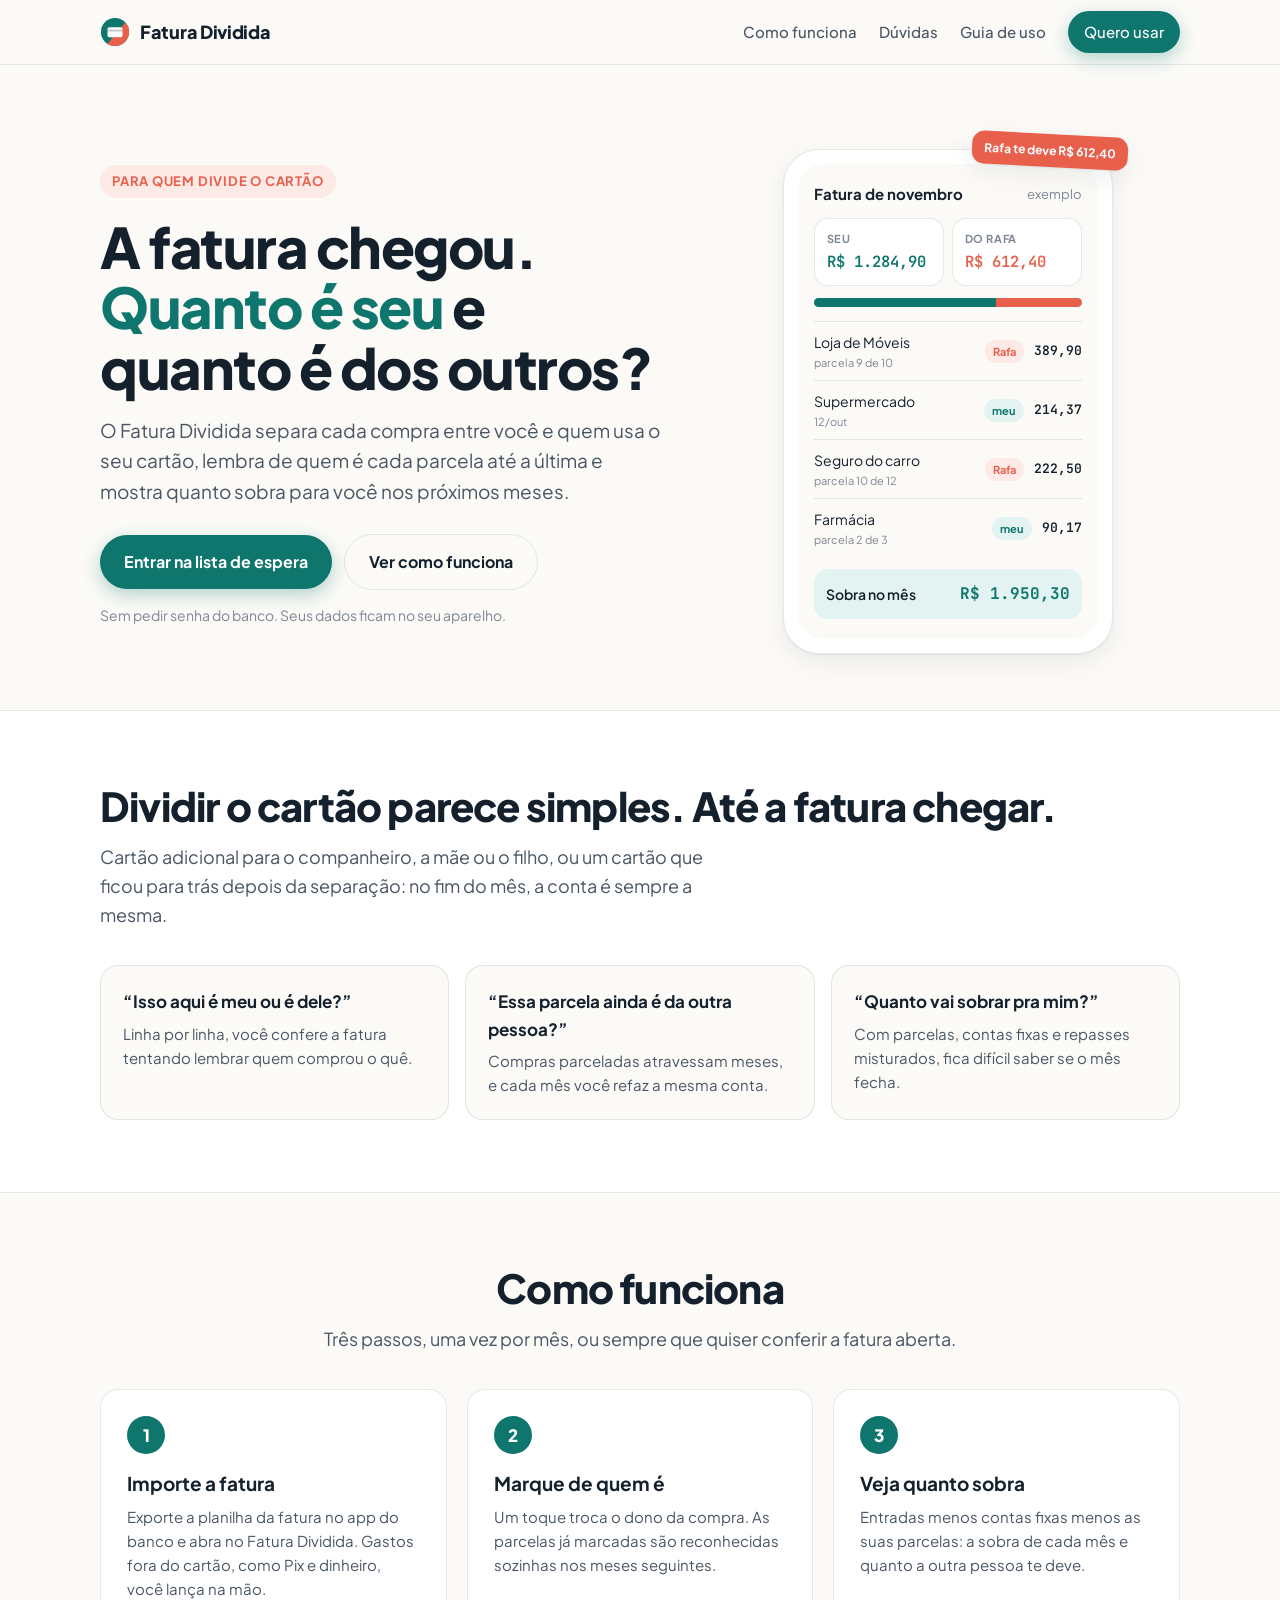
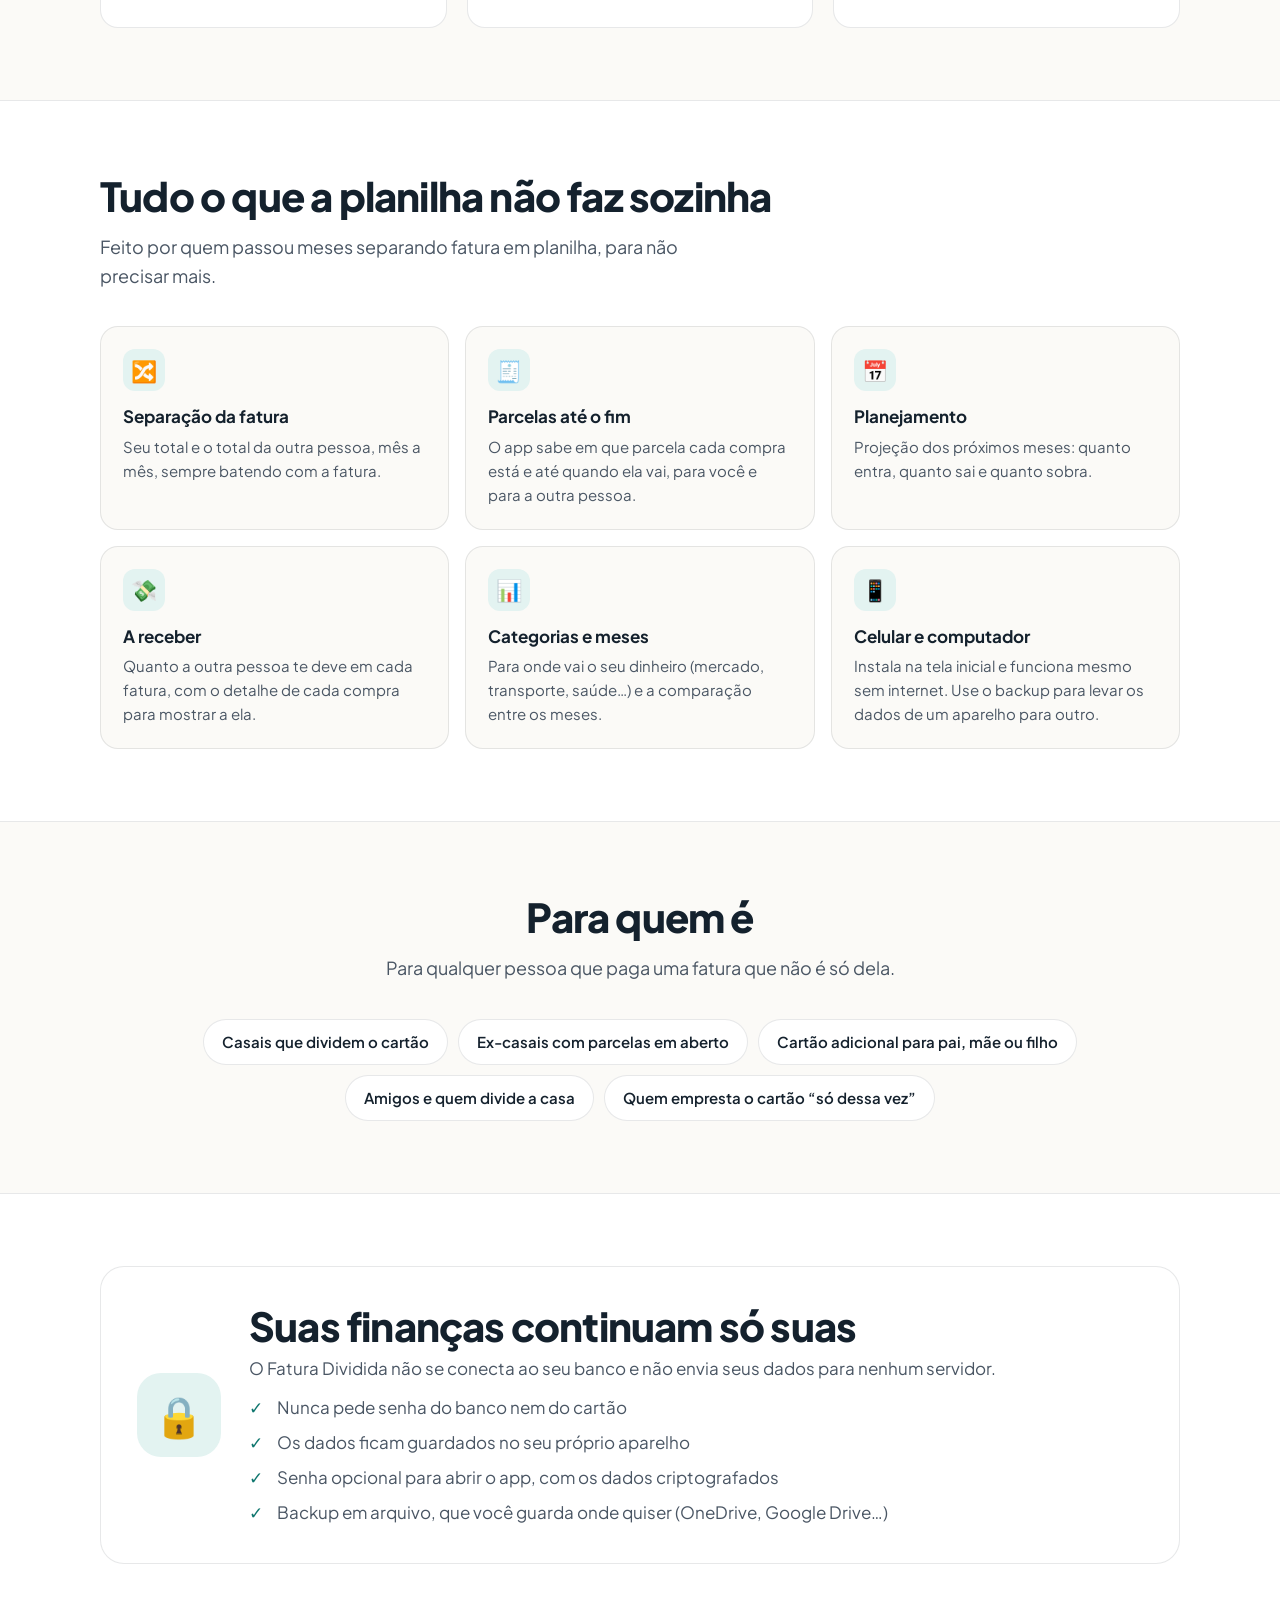
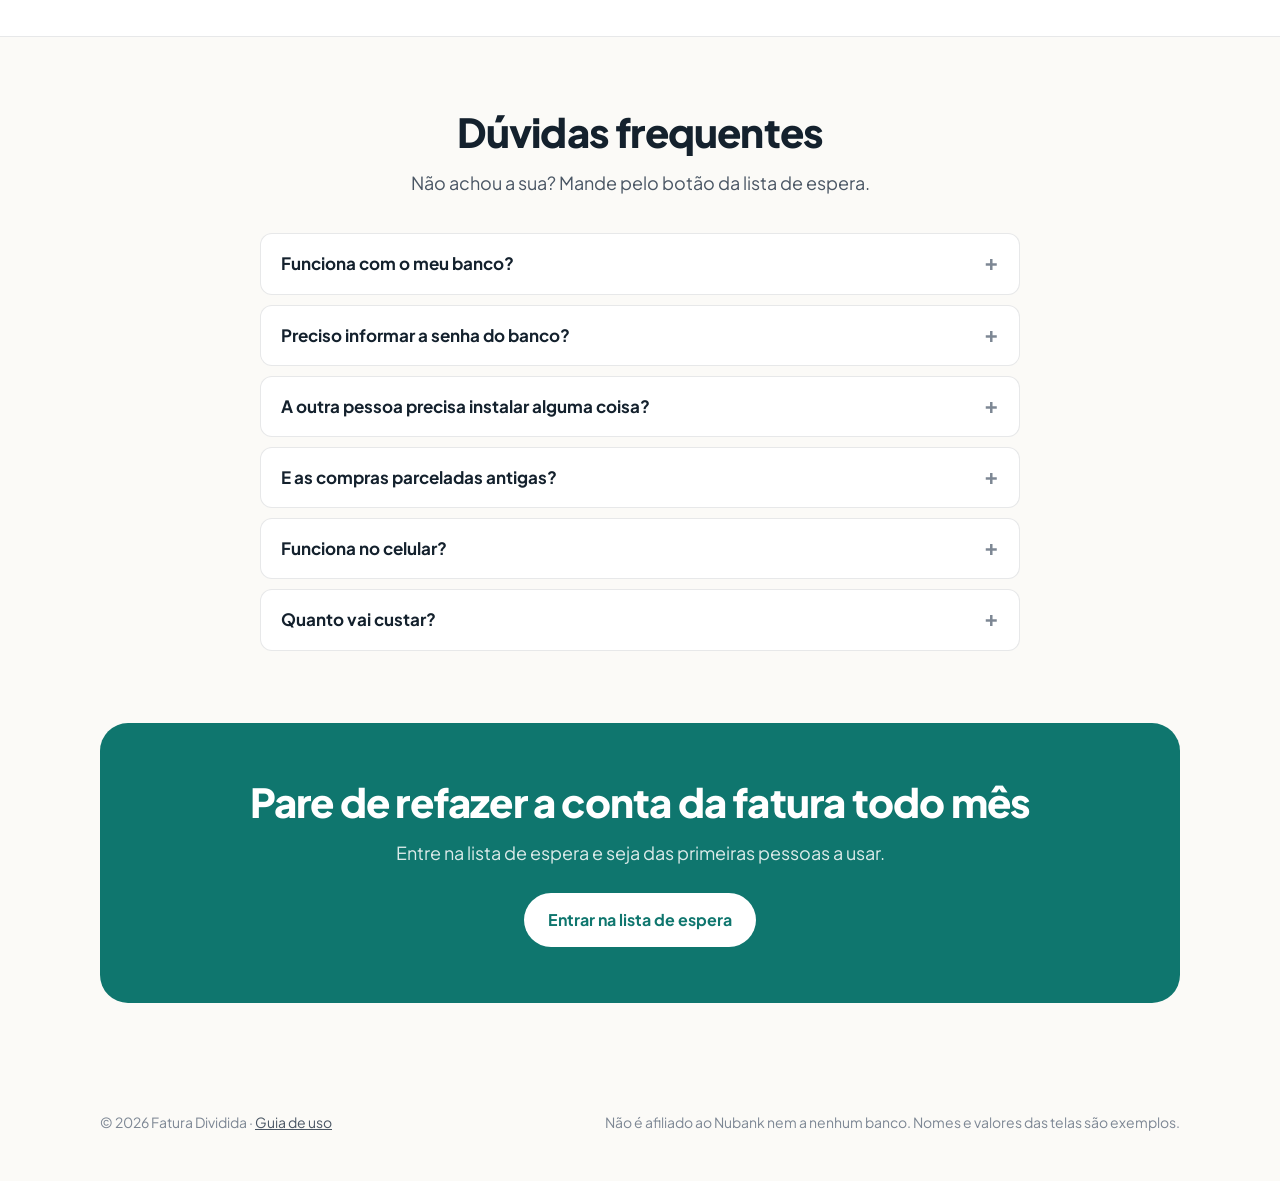
<file: index.html>
<!doctype html>
<html lang="pt-BR">
<head>
<meta charset="utf-8">
<meta name="viewport" content="width=device-width,initial-scale=1,viewport-fit=cover">
<title>Fatura Dividida — quem deve o quê no cartão</title>
<meta name="description" content="Divide o cartão com alguém? O Fatura Dividida separa o que é seu e o que é da outra pessoa, acompanha as parcelas e mostra quanto sobra no mês.">
<meta property="og:title" content="Fatura Dividida — quem deve o quê no cartão">
<meta property="og:description" content="Separe a fatura, acompanhe as parcelas e saiba quanto sobra no mês. Entre na lista de espera.">
<meta name="theme-color" content="#0f766e">
<link rel="icon" href="favicon.svg" type="image/svg+xml">
<link rel="preconnect" href="https://fonts.googleapis.com">
<link rel="preconnect" href="https://fonts.gstatic.com" crossorigin>
<link href="https://fonts.googleapis.com/css2?family=Plus+Jakarta+Sans:wght@400;500;600;700;800&family=JetBrains+Mono:wght@500;600&display=swap" rel="stylesheet">
<link rel="stylesheet" href="style.css">
</head>
<body>

<header class="nav">
  <div class="wrap">
    <a class="brand" href="#topo"><img src="favicon.svg" alt="" width="30" height="30">Fatura Dividida</a>
    <nav class="nav-links">
      <a class="hide-sm" href="#como-funciona">Como funciona</a>
      <a class="hide-sm" href="#duvidas">Dúvidas</a>
      <a class="hide-sm" href="como-usar.html">Guia de uso</a>
      <a class="btn btn-pri btn-sm js-waitlist" href="#">Quero usar</a>
    </nav>
  </div>
</header>

<main id="topo">
  <!-- HERO -->
  <section class="hero">
    <div class="wrap">
      <div>
        <span class="eyebrow">Para quem divide o cartão</span>
        <h1>A fatura chegou. <em>Quanto é seu</em> e quanto é dos outros?</h1>
        <p class="lead">O Fatura Dividida separa cada compra entre você e quem usa o seu cartão, lembra de quem é cada parcela até a última e mostra quanto sobra para você nos próximos meses.</p>
        <div class="cta-row">
          <a class="btn btn-pri js-waitlist" href="#">Entrar na lista de espera</a>
          <a class="btn btn-ghost" href="#como-funciona">Ver como funciona</a>
        </div>
        <p class="cta-note">Sem pedir senha do banco. Seus dados ficam no seu aparelho.</p>
      </div>

      <!-- Tela de exemplo: valores e nomes fictícios -->
      <div class="phone" role="img" aria-label="Exemplo do app: fatura de novembro separada entre você (R$ 1.284,90) e Rafa (R$ 612,40), com sobra de R$ 1.950,30">
        <div class="phone-in">
          <div class="ph-top"><span class="ph-month">Fatura de novembro</span><span>exemplo</span></div>
          <div class="ph-split">
            <div class="ph-box"><div class="ph-lbl">Seu</div><div class="ph-val me">R$ 1.284,90</div></div>
            <div class="ph-box"><div class="ph-lbl">Do Rafa</div><div class="ph-val other">R$ 612,40</div></div>
          </div>
          <div class="ph-bar"><div style="width:68%;background:var(--pri)"></div><div style="width:32%;background:var(--acc)"></div></div>
          <div class="ph-row"><div class="ph-name">Loja de Móveis<small>parcela 9 de 10</small></div><span class="tag other">Rafa</span><span class="ph-amt">389,90</span></div>
          <div class="ph-row"><div class="ph-name">Supermercado<small>12/out</small></div><span class="tag me">meu</span><span class="ph-amt">214,37</span></div>
          <div class="ph-row"><div class="ph-name">Seguro do carro<small>parcela 10 de 12</small></div><span class="tag other">Rafa</span><span class="ph-amt">222,50</span></div>
          <div class="ph-row"><div class="ph-name">Farmácia<small>parcela 2 de 3</small></div><span class="tag me">meu</span><span class="ph-amt">90,17</span></div>
          <div class="ph-sobra"><span>Sobra no mês</span><b>R$ 1.950,30</b></div>
        </div>
        <div class="ph-tagline">Rafa te deve R$ 612,40</div>
      </div>
    </div>
  </section>

  <!-- DOR -->
  <section class="alt">
    <div class="wrap">
      <h2>Dividir o cartão parece simples. Até a fatura chegar.</h2>
      <p class="sec-lead">Cartão adicional para o companheiro, a mãe ou o filho, ou um cartão que ficou para trás depois da separação: no fim do mês, a conta é sempre a mesma.</p>
      <div class="pains">
        <div class="pain"><div class="q">“Isso aqui é meu ou é dele?”</div><p>Linha por linha, você confere a fatura tentando lembrar quem comprou o quê.</p></div>
        <div class="pain"><div class="q">“Essa parcela ainda é da outra pessoa?”</div><p>Compras parceladas atravessam meses, e cada mês você refaz a mesma conta.</p></div>
        <div class="pain"><div class="q">“Quanto vai sobrar pra mim?”</div><p>Com parcelas, contas fixas e repasses misturados, fica difícil saber se o mês fecha.</p></div>
      </div>
    </div>
  </section>

  <!-- COMO FUNCIONA -->
  <section id="como-funciona">
    <div class="wrap">
      <div class="center">
        <h2>Como funciona</h2>
        <p class="sec-lead">Três passos, uma vez por mês, ou sempre que quiser conferir a fatura aberta.</p>
      </div>
      <div class="steps">
        <div class="step"><h3>Importe a fatura</h3><p>Exporte a planilha da fatura no app do banco e abra no Fatura Dividida. Gastos fora do cartão, como Pix e dinheiro, você lança na mão.</p></div>
        <div class="step"><h3>Marque de quem é</h3><p>Um toque troca o dono da compra. As parcelas já marcadas são reconhecidas sozinhas nos meses seguintes.</p></div>
        <div class="step"><h3>Veja quanto sobra</h3><p>Entradas menos contas fixas menos as suas parcelas: a sobra de cada mês e quanto a outra pessoa te deve.</p></div>
      </div>
    </div>
  </section>

  <!-- RECURSOS -->
  <section class="alt">
    <div class="wrap">
      <h2>Tudo o que a planilha não faz sozinha</h2>
      <p class="sec-lead">Feito por quem passou meses separando fatura em planilha, para não precisar mais.</p>
      <div class="feats">
        <div class="feat"><div class="ic">🔀</div><h3>Separação da fatura</h3><p>Seu total e o total da outra pessoa, mês a mês, sempre batendo com a fatura.</p></div>
        <div class="feat"><div class="ic">🧾</div><h3>Parcelas até o fim</h3><p>O app sabe em que parcela cada compra está e até quando ela vai, para você e para a outra pessoa.</p></div>
        <div class="feat"><div class="ic">📅</div><h3>Planejamento</h3><p>Projeção dos próximos meses: quanto entra, quanto sai e quanto sobra.</p></div>
        <div class="feat"><div class="ic">💸</div><h3>A receber</h3><p>Quanto a outra pessoa te deve em cada fatura, com o detalhe de cada compra para mostrar a ela.</p></div>
        <div class="feat"><div class="ic">📊</div><h3>Categorias e meses</h3><p>Para onde vai o seu dinheiro (mercado, transporte, saúde…) e a comparação entre os meses.</p></div>
        <div class="feat"><div class="ic">📱</div><h3>Celular e computador</h3><p>Instala na tela inicial e funciona mesmo sem internet. Use o backup para levar os dados de um aparelho para outro.</p></div>
      </div>
    </div>
  </section>

  <!-- PARA QUEM -->
  <section>
    <div class="wrap center">
      <h2>Para quem é</h2>
      <p class="sec-lead">Para qualquer pessoa que paga uma fatura que não é só dela.</p>
      <div class="who">
        <span>Casais que dividem o cartão</span>
        <span>Ex-casais com parcelas em aberto</span>
        <span>Cartão adicional para pai, mãe ou filho</span>
        <span>Amigos e quem divide a casa</span>
        <span>Quem empresta o cartão “só dessa vez”</span>
      </div>
    </div>
  </section>

  <!-- PRIVACIDADE -->
  <section class="alt">
    <div class="wrap">
      <div class="privacy">
        <div class="shield" aria-hidden="true">🔒</div>
        <div>
          <h2 style="margin-bottom:6px">Suas finanças continuam só suas</h2>
          <p style="color:var(--ink2)">O Fatura Dividida não se conecta ao seu banco e não envia seus dados para nenhum servidor.</p>
          <ul>
            <li>Nunca pede senha do banco nem do cartão</li>
            <li>Os dados ficam guardados no seu próprio aparelho</li>
            <li>Senha opcional para abrir o app, com os dados criptografados</li>
            <li>Backup em arquivo, que você guarda onde quiser (OneDrive, Google Drive…)</li>
          </ul>
        </div>
      </div>
    </div>
  </section>

  <!-- FAQ -->
  <section id="duvidas">
    <div class="wrap">
      <div class="center"><h2>Dúvidas frequentes</h2><p class="sec-lead">Não achou a sua? Mande pelo botão da lista de espera.</p></div>
      <div class="faq">
        <details><summary>Funciona com o meu banco?</summary><p>Hoje a importação automática funciona com a planilha (CSV) da fatura do Nubank. Com outros bancos, você pode lançar as compras manualmente, e a importação de outros bancos está nos próximos passos. Conte na lista de espera qual é o seu banco: isso ajuda a decidir a ordem.</p></details>
        <details><summary>Preciso informar a senha do banco?</summary><p>Não. Você mesma(o) exporta a planilha da fatura no app do banco e abre no Fatura Dividida. Nenhum acesso à sua conta é necessário.</p></details>
        <details><summary>A outra pessoa precisa instalar alguma coisa?</summary><p>Não. Só você usa o app. Para cobrar, mostre a ela o detalhe do mês com cada compra e o total.</p></details>
        <details><summary>E as compras parceladas antigas?</summary><p>Você marca de quem é uma vez. Nos meses seguintes, a mesma parcela é reconhecida e vai para a pessoa certa até a última.</p></details>
        <details><summary>Funciona no celular?</summary><p>Sim. Ele abre no navegador do celular ou do computador e pode ser instalado na tela inicial como um aplicativo. Para levar os dados de um aparelho para outro, você usa o backup.</p></details>
        <details><summary>Quanto vai custar?</summary><p>O preço ainda está sendo definido. Quem entrar na lista de espera fica sabendo primeiro e ajuda a decidir o que vem na primeira versão.</p></details>
      </div>
    </div>
  </section>

  <!-- CTA FINAL -->
  <section style="padding-top:0">
    <div class="wrap">
      <div class="final">
        <h2>Pare de refazer a conta da fatura todo mês</h2>
        <p>Entre na lista de espera e seja das primeiras pessoas a usar.</p>
        <a class="btn js-waitlist" href="#">Entrar na lista de espera</a>
      </div>
    </div>
  </section>
</main>

<footer>
  <div class="wrap">
    <span>© <span id="year">2026</span> Fatura Dividida · <a href="como-usar.html">Guia de uso</a></span>
    <span>Não é afiliado ao Nubank nem a nenhum banco. Nomes e valores das telas são exemplos.</span>
  </div>
</footer>

<script src="config.js"></script>
</body>
</html>
</file>
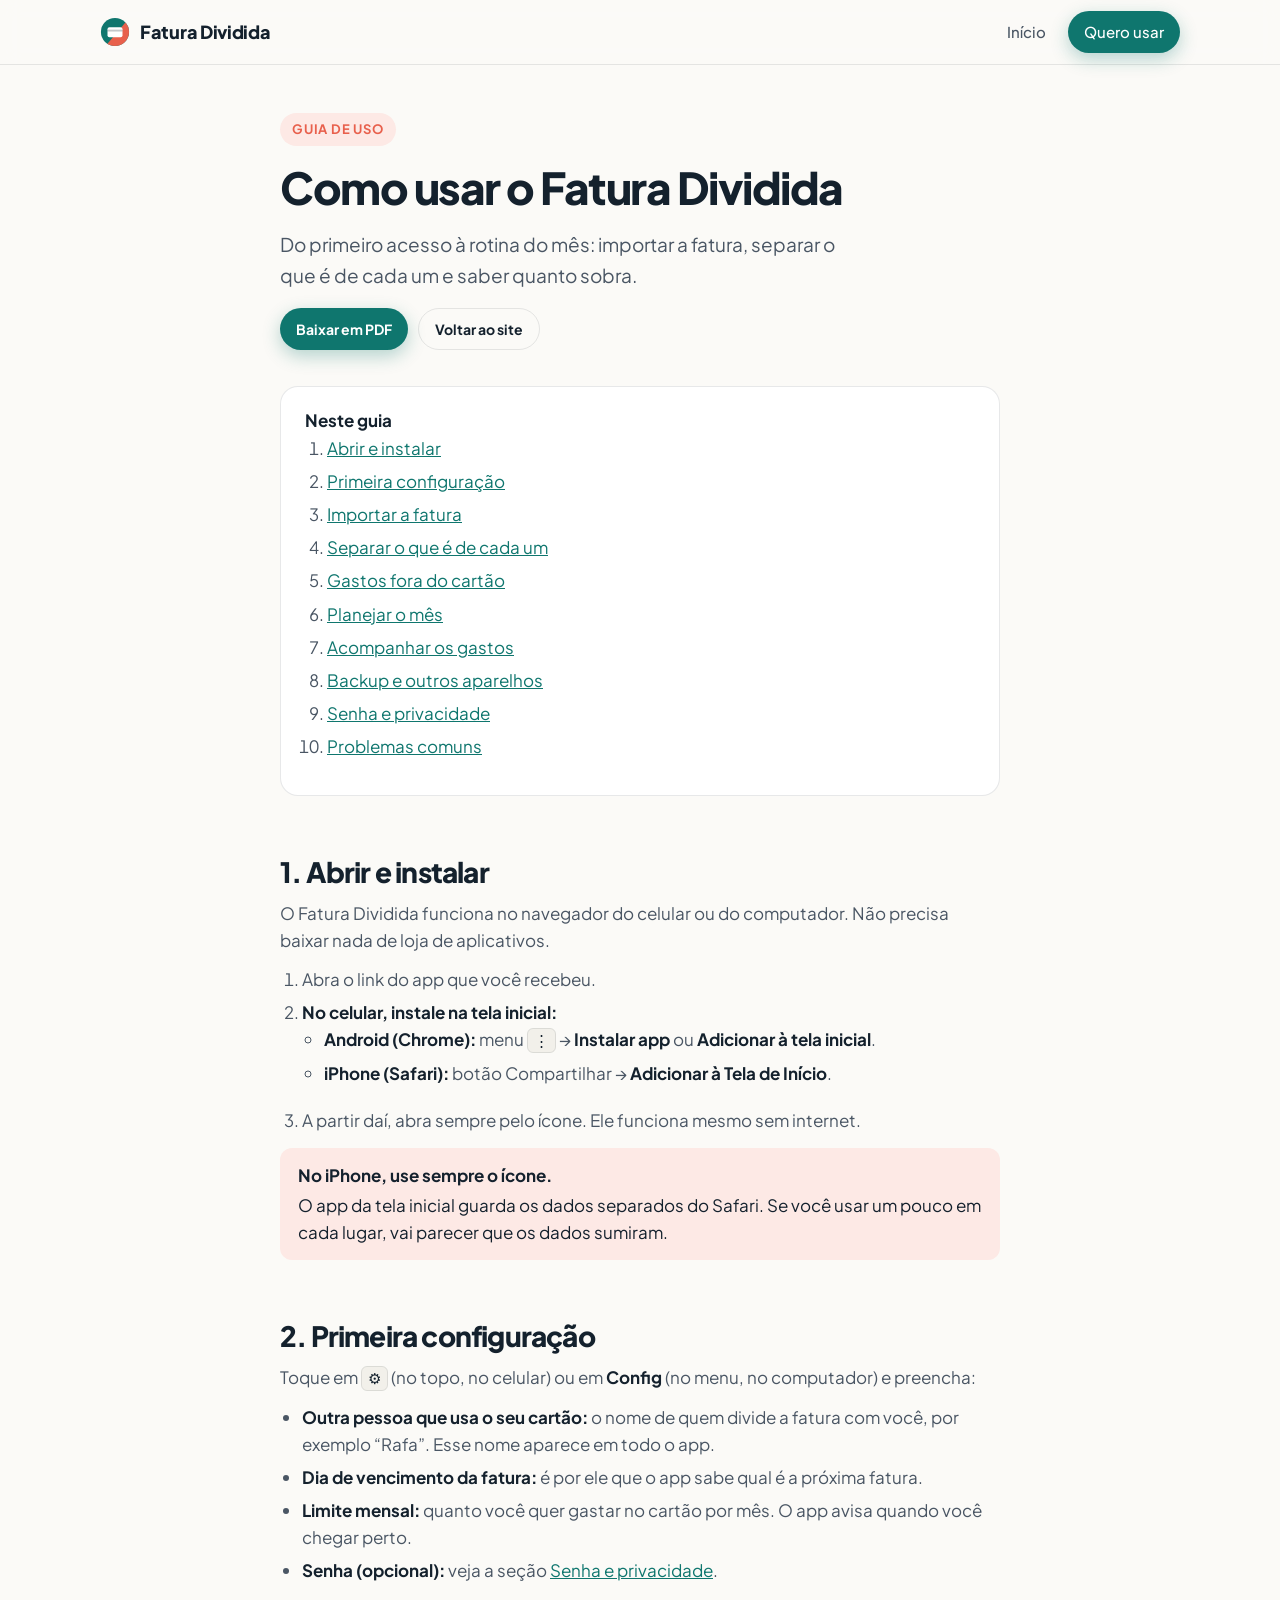
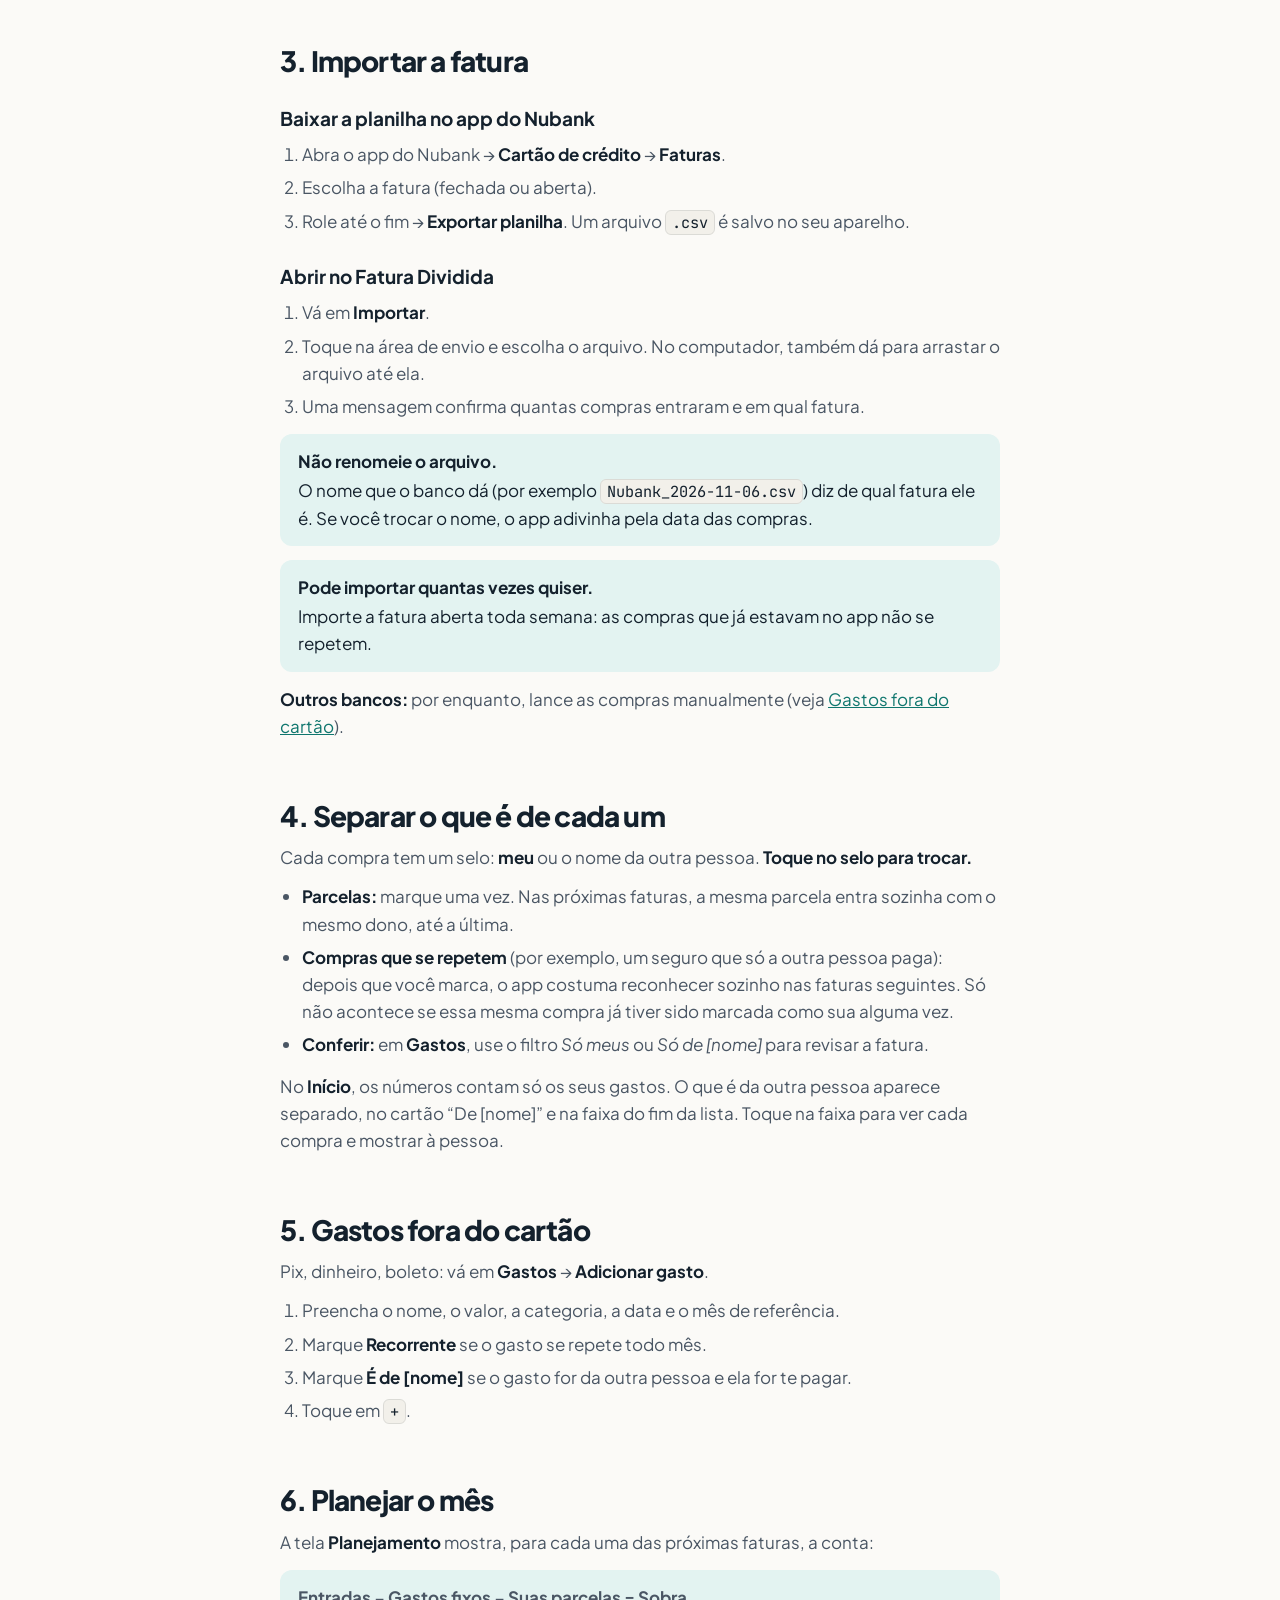
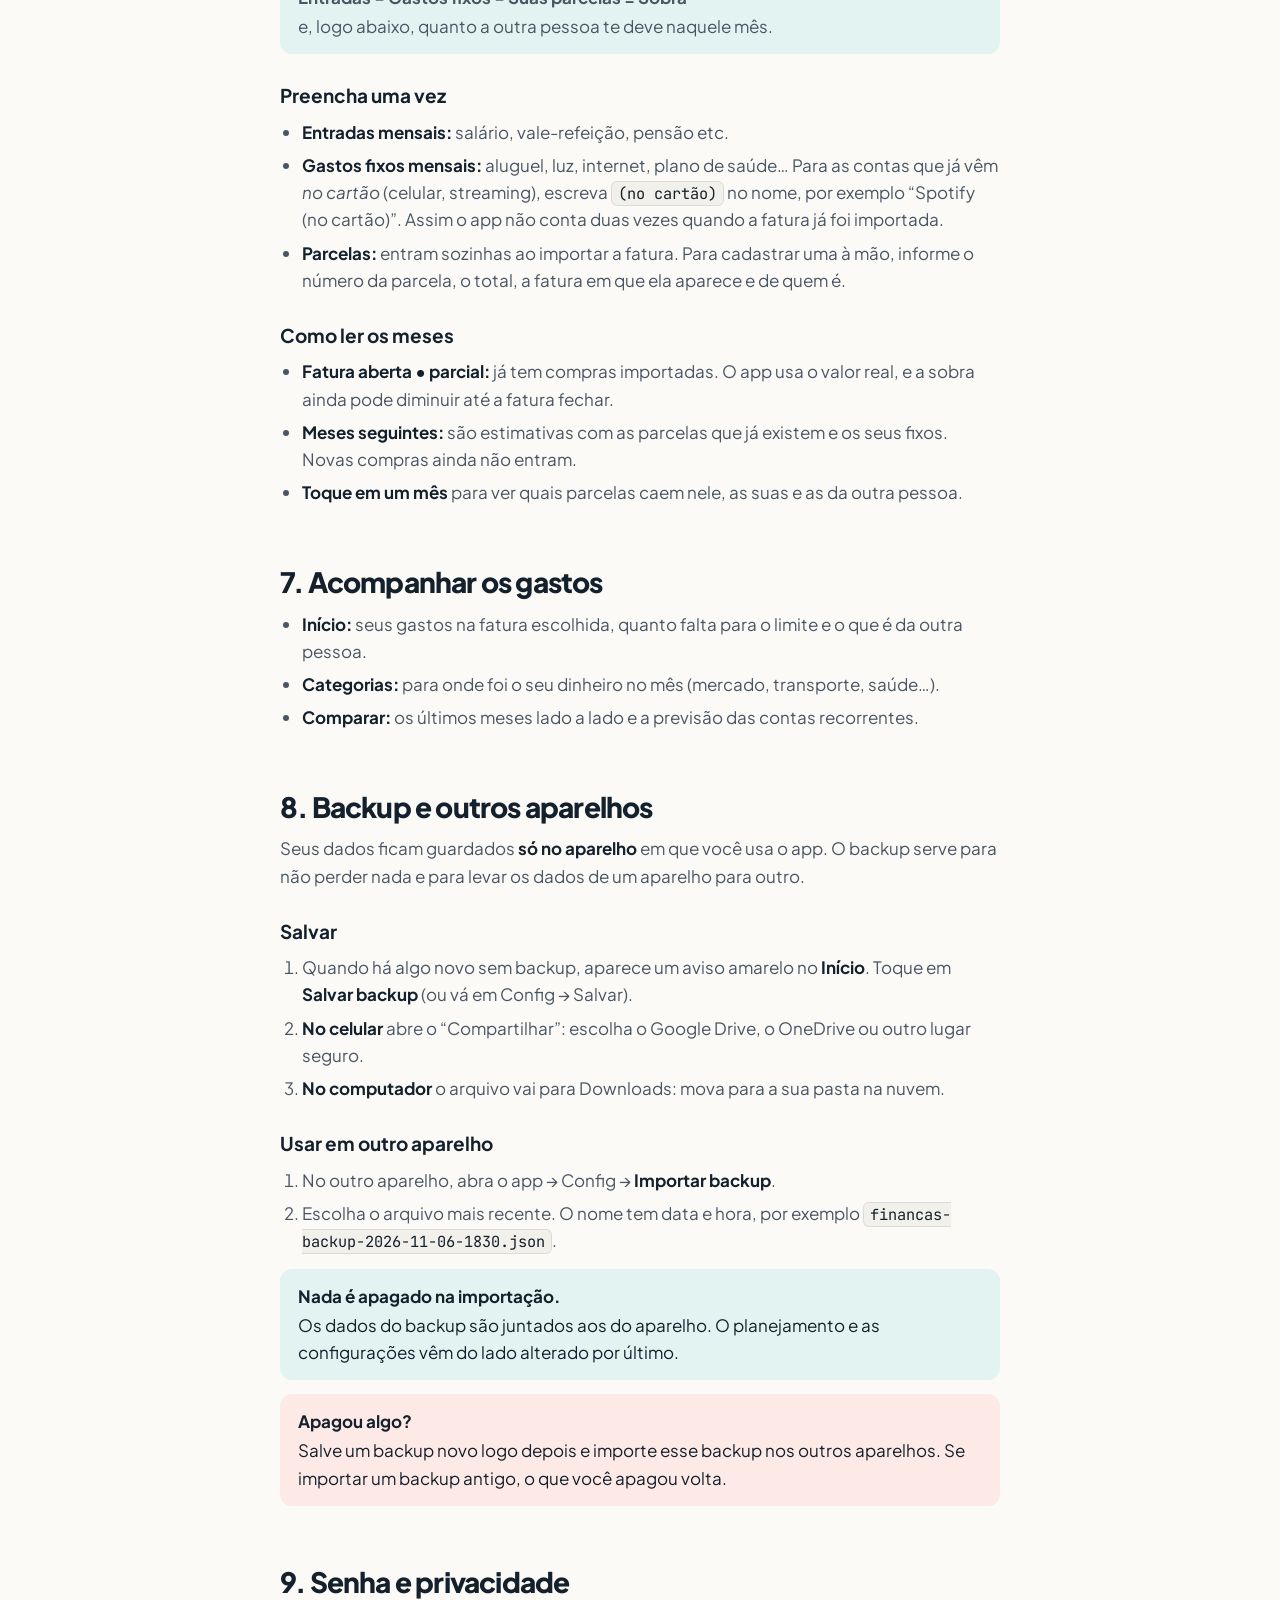
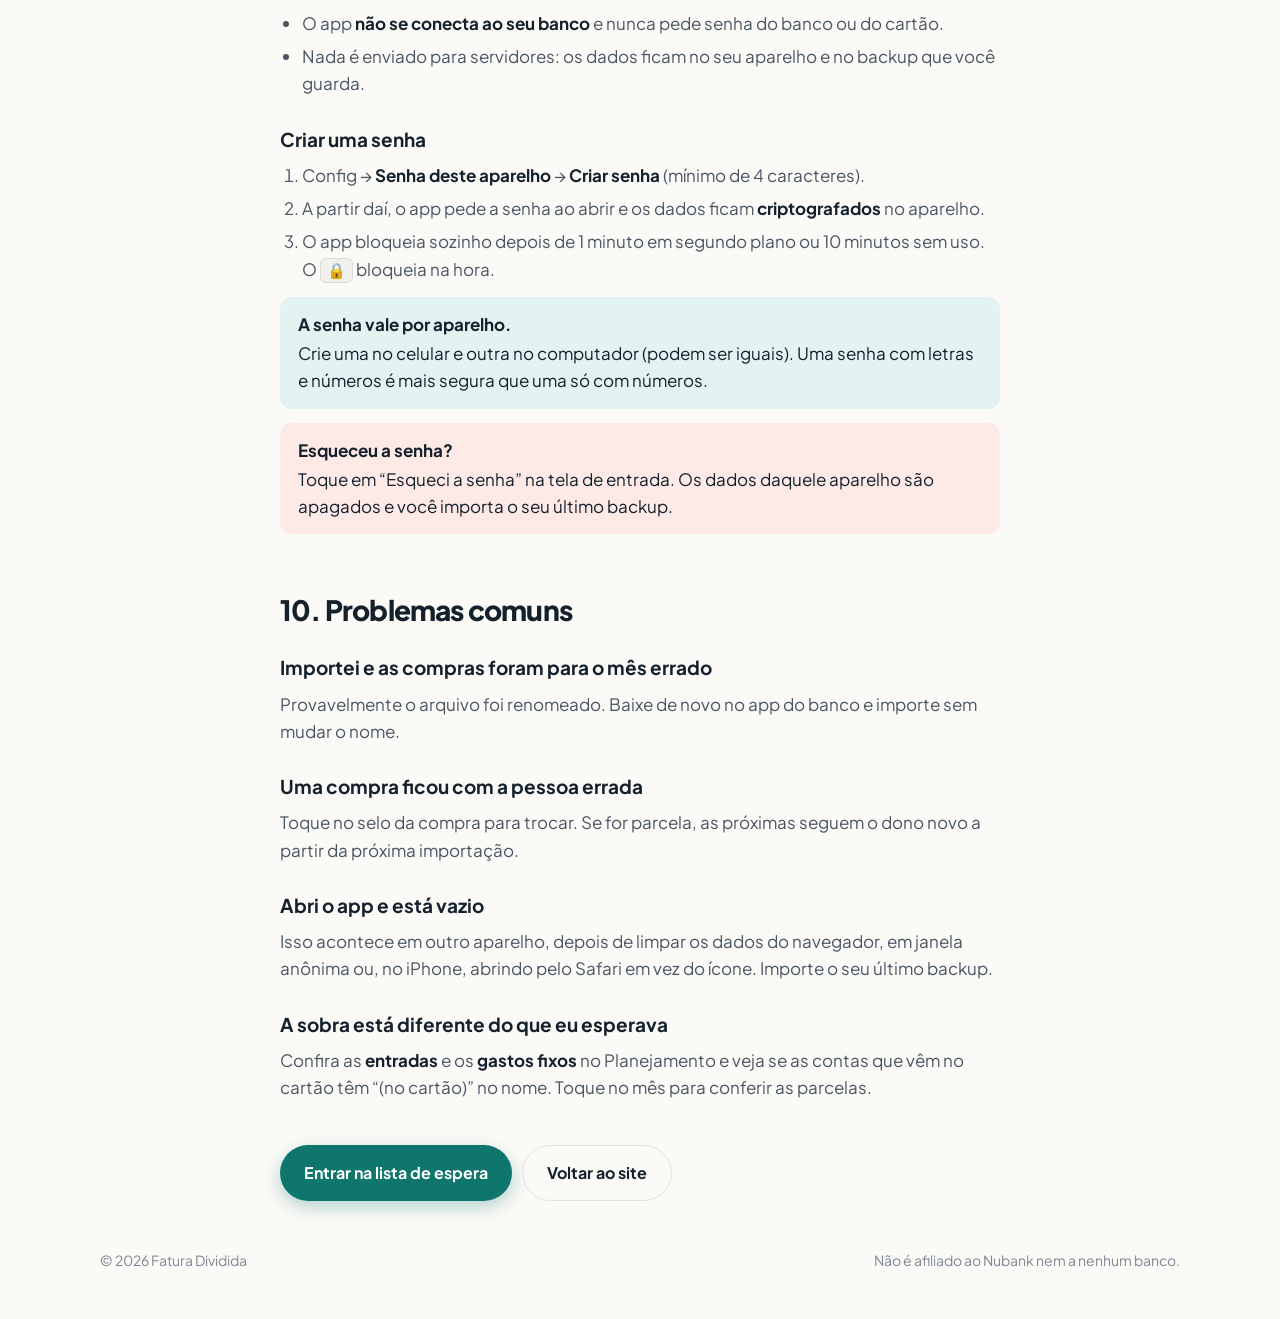
<file: como-usar.html>
<!doctype html>
<html lang="pt-BR">
<head>
<meta charset="utf-8">
<meta name="viewport" content="width=device-width,initial-scale=1,viewport-fit=cover">
<title>Guia de uso — Fatura Dividida</title>
<meta name="description" content="Passo a passo para usar o Fatura Dividida: importar a fatura, separar as compras, planejar o mês, backup e senha.">
<meta name="theme-color" content="#0f766e">
<link rel="icon" href="favicon.svg" type="image/svg+xml">
<link rel="preconnect" href="https://fonts.googleapis.com">
<link rel="preconnect" href="https://fonts.gstatic.com" crossorigin>
<link href="https://fonts.googleapis.com/css2?family=Plus+Jakarta+Sans:wght@400;500;600;700;800&family=JetBrains+Mono:wght@500;600&display=swap" rel="stylesheet">
<link rel="stylesheet" href="style.css">
</head>
<body>

<header class="nav">
  <div class="wrap">
    <a class="brand" href="index.html"><img src="favicon.svg" alt="" width="30" height="30">Fatura Dividida</a>
    <nav class="nav-links">
      <a class="hide-sm" href="index.html">Início</a>
      <a class="btn btn-pri btn-sm js-waitlist" href="#">Quero usar</a>
    </nav>
  </div>
</header>

<main class="wrap narrow doc">
  <div class="doc-hero">
    <span class="eyebrow">Guia de uso</span>
    <h1>Como usar o Fatura Dividida</h1>
    <p class="lead">Do primeiro acesso à rotina do mês: importar a fatura, separar o que é de cada um e saber quanto sobra.</p>
    <div class="doc-actions">
      <button class="btn btn-pri btn-sm" onclick="window.print()">Baixar em PDF</button>
      <a class="btn btn-ghost btn-sm" href="index.html">Voltar ao site</a>
    </div>
  </div>

  <nav class="toc" aria-label="Sumário">
    <strong>Neste guia</strong>
    <ol>
      <li><a href="#instalar">Abrir e instalar</a></li>
      <li><a href="#configurar">Primeira configuração</a></li>
      <li><a href="#importar">Importar a fatura</a></li>
      <li><a href="#separar">Separar o que é de cada um</a></li>
      <li><a href="#fora">Gastos fora do cartão</a></li>
      <li><a href="#planejar">Planejar o mês</a></li>
      <li><a href="#acompanhar">Acompanhar os gastos</a></li>
      <li><a href="#backup">Backup e outros aparelhos</a></li>
      <li><a href="#senha">Senha e privacidade</a></li>
      <li><a href="#problemas">Problemas comuns</a></li>
    </ol>
  </nav>

  <h2 id="instalar">1. Abrir e instalar</h2>
  <p>O Fatura Dividida funciona no navegador do celular ou do computador. Não precisa baixar nada de loja de aplicativos.</p>
  <ol>
    <li>Abra o link do app que você recebeu.</li>
    <li><strong>No celular, instale na tela inicial:</strong>
      <ul>
        <li><strong>Android (Chrome):</strong> menu <span class="kbd">⋮</span> → <strong>Instalar app</strong> ou <strong>Adicionar à tela inicial</strong>.</li>
        <li><strong>iPhone (Safari):</strong> botão Compartilhar → <strong>Adicionar à Tela de Início</strong>.</li>
      </ul>
    </li>
    <li>A partir daí, abra sempre pelo ícone. Ele funciona mesmo sem internet.</li>
  </ol>
  <div class="tip warn"><b>No iPhone, use sempre o ícone.</b>O app da tela inicial guarda os dados separados do Safari. Se você usar um pouco em cada lugar, vai parecer que os dados sumiram.</div>

  <h2 id="configurar">2. Primeira configuração</h2>
  <p>Toque em <span class="kbd">⚙</span> (no topo, no celular) ou em <strong>Config</strong> (no menu, no computador) e preencha:</p>
  <ul>
    <li><strong>Outra pessoa que usa o seu cartão:</strong> o nome de quem divide a fatura com você, por exemplo “Rafa”. Esse nome aparece em todo o app.</li>
    <li><strong>Dia de vencimento da fatura:</strong> é por ele que o app sabe qual é a próxima fatura.</li>
    <li><strong>Limite mensal:</strong> quanto você quer gastar no cartão por mês. O app avisa quando você chegar perto.</li>
    <li><strong>Senha (opcional):</strong> veja a seção <a href="#senha">Senha e privacidade</a>.</li>
  </ul>

  <h2 id="importar">3. Importar a fatura</h2>
  <h3>Baixar a planilha no app do Nubank</h3>
  <ol>
    <li>Abra o app do Nubank → <strong>Cartão de crédito</strong> → <strong>Faturas</strong>.</li>
    <li>Escolha a fatura (fechada ou aberta).</li>
    <li>Role até o fim → <strong>Exportar planilha</strong>. Um arquivo <span class="kbd">.csv</span> é salvo no seu aparelho.</li>
  </ol>
  <h3>Abrir no Fatura Dividida</h3>
  <ol>
    <li>Vá em <strong>Importar</strong>.</li>
    <li>Toque na área de envio e escolha o arquivo. No computador, também dá para arrastar o arquivo até ela.</li>
    <li>Uma mensagem confirma quantas compras entraram e em qual fatura.</li>
  </ol>
  <div class="tip"><b>Não renomeie o arquivo.</b>O nome que o banco dá (por exemplo <span class="kbd">Nubank_2026-11-06.csv</span>) diz de qual fatura ele é. Se você trocar o nome, o app adivinha pela data das compras.</div>
  <div class="tip"><b>Pode importar quantas vezes quiser.</b>Importe a fatura aberta toda semana: as compras que já estavam no app não se repetem.</div>
  <p><strong>Outros bancos:</strong> por enquanto, lance as compras manualmente (veja <a href="#fora">Gastos fora do cartão</a>).</p>

  <h2 id="separar">4. Separar o que é de cada um</h2>
  <p>Cada compra tem um selo: <strong>meu</strong> ou o nome da outra pessoa. <strong>Toque no selo para trocar.</strong></p>
  <ul>
    <li><strong>Parcelas:</strong> marque uma vez. Nas próximas faturas, a mesma parcela entra sozinha com o mesmo dono, até a última.</li>
    <li><strong>Compras que se repetem</strong> (por exemplo, um seguro que só a outra pessoa paga): depois que você marca, o app costuma reconhecer sozinho nas faturas seguintes. Só não acontece se essa mesma compra já tiver sido marcada como sua alguma vez.</li>
    <li><strong>Conferir:</strong> em <strong>Gastos</strong>, use o filtro <em>Só meus</em> ou <em>Só de [nome]</em> para revisar a fatura.</li>
  </ul>
  <p>No <strong>Início</strong>, os números contam só os seus gastos. O que é da outra pessoa aparece separado, no cartão “De [nome]” e na faixa do fim da lista. Toque na faixa para ver cada compra e mostrar à pessoa.</p>

  <h2 id="fora">5. Gastos fora do cartão</h2>
  <p>Pix, dinheiro, boleto: vá em <strong>Gastos</strong> → <strong>Adicionar gasto</strong>.</p>
  <ol>
    <li>Preencha o nome, o valor, a categoria, a data e o mês de referência.</li>
    <li>Marque <strong>Recorrente</strong> se o gasto se repete todo mês.</li>
    <li>Marque <strong>É de [nome]</strong> se o gasto for da outra pessoa e ela for te pagar.</li>
    <li>Toque em <span class="kbd">+</span>.</li>
  </ol>

  <h2 id="planejar">6. Planejar o mês</h2>
  <p>A tela <strong>Planejamento</strong> mostra, para cada uma das próximas faturas, a conta:</p>
  <p class="tip"><b>Entradas − Gastos fixos − Suas parcelas = Sobra</b>e, logo abaixo, quanto a outra pessoa te deve naquele mês.</p>
  <h3>Preencha uma vez</h3>
  <ul>
    <li><strong>Entradas mensais:</strong> salário, vale-refeição, pensão etc.</li>
    <li><strong>Gastos fixos mensais:</strong> aluguel, luz, internet, plano de saúde… Para as contas que já vêm <em>no cartão</em> (celular, streaming), escreva <span class="kbd">(no cartão)</span> no nome, por exemplo “Spotify (no cartão)”. Assim o app não conta duas vezes quando a fatura já foi importada.</li>
    <li><strong>Parcelas:</strong> entram sozinhas ao importar a fatura. Para cadastrar uma à mão, informe o número da parcela, o total, a fatura em que ela aparece e de quem é.</li>
  </ul>
  <h3>Como ler os meses</h3>
  <ul>
    <li><strong>Fatura aberta • parcial:</strong> já tem compras importadas. O app usa o valor real, e a sobra ainda pode diminuir até a fatura fechar.</li>
    <li><strong>Meses seguintes:</strong> são estimativas com as parcelas que já existem e os seus fixos. Novas compras ainda não entram.</li>
    <li><strong>Toque em um mês</strong> para ver quais parcelas caem nele, as suas e as da outra pessoa.</li>
  </ul>

  <h2 id="acompanhar">7. Acompanhar os gastos</h2>
  <ul>
    <li><strong>Início:</strong> seus gastos na fatura escolhida, quanto falta para o limite e o que é da outra pessoa.</li>
    <li><strong>Categorias:</strong> para onde foi o seu dinheiro no mês (mercado, transporte, saúde…).</li>
    <li><strong>Comparar:</strong> os últimos meses lado a lado e a previsão das contas recorrentes.</li>
  </ul>

  <h2 id="backup">8. Backup e outros aparelhos</h2>
  <p>Seus dados ficam guardados <strong>só no aparelho</strong> em que você usa o app. O backup serve para não perder nada e para levar os dados de um aparelho para outro.</p>
  <h3>Salvar</h3>
  <ol>
    <li>Quando há algo novo sem backup, aparece um aviso amarelo no <strong>Início</strong>. Toque em <strong>Salvar backup</strong> (ou vá em Config → Salvar).</li>
    <li><strong>No celular</strong> abre o “Compartilhar”: escolha o Google Drive, o OneDrive ou outro lugar seguro.</li>
    <li><strong>No computador</strong> o arquivo vai para Downloads: mova para a sua pasta na nuvem.</li>
  </ol>
  <h3>Usar em outro aparelho</h3>
  <ol>
    <li>No outro aparelho, abra o app → Config → <strong>Importar backup</strong>.</li>
    <li>Escolha o arquivo mais recente. O nome tem data e hora, por exemplo <span class="kbd">financas-backup-2026-11-06-1830.json</span>.</li>
  </ol>
  <div class="tip"><b>Nada é apagado na importação.</b>Os dados do backup são juntados aos do aparelho. O planejamento e as configurações vêm do lado alterado por último.</div>
  <div class="tip warn"><b>Apagou algo?</b>Salve um backup novo logo depois e importe esse backup nos outros aparelhos. Se importar um backup antigo, o que você apagou volta.</div>

  <h2 id="senha">9. Senha e privacidade</h2>
  <ul>
    <li>O app <strong>não se conecta ao seu banco</strong> e nunca pede senha do banco ou do cartão.</li>
    <li>Nada é enviado para servidores: os dados ficam no seu aparelho e no backup que você guarda.</li>
  </ul>
  <h3>Criar uma senha</h3>
  <ol>
    <li>Config → <strong>Senha deste aparelho</strong> → <strong>Criar senha</strong> (mínimo de 4 caracteres).</li>
    <li>A partir daí, o app pede a senha ao abrir e os dados ficam <strong>criptografados</strong> no aparelho.</li>
    <li>O app bloqueia sozinho depois de 1 minuto em segundo plano ou 10 minutos sem uso. O <span class="kbd">🔒</span> bloqueia na hora.</li>
  </ol>
  <div class="tip"><b>A senha vale por aparelho.</b>Crie uma no celular e outra no computador (podem ser iguais). Uma senha com letras e números é mais segura que uma só com números.</div>
  <div class="tip warn"><b>Esqueceu a senha?</b>Toque em “Esqueci a senha” na tela de entrada. Os dados daquele aparelho são apagados e você importa o seu último backup.</div>

  <h2 id="problemas">10. Problemas comuns</h2>
  <h3>Importei e as compras foram para o mês errado</h3>
  <p>Provavelmente o arquivo foi renomeado. Baixe de novo no app do banco e importe sem mudar o nome.</p>
  <h3>Uma compra ficou com a pessoa errada</h3>
  <p>Toque no selo da compra para trocar. Se for parcela, as próximas seguem o dono novo a partir da próxima importação.</p>
  <h3>Abri o app e está vazio</h3>
  <p>Isso acontece em outro aparelho, depois de limpar os dados do navegador, em janela anônima ou, no iPhone, abrindo pelo Safari em vez do ícone. Importe o seu último backup.</p>
  <h3>A sobra está diferente do que eu esperava</h3>
  <p>Confira as <strong>entradas</strong> e os <strong>gastos fixos</strong> no Planejamento e veja se as contas que vêm no cartão têm “(no cartão)” no nome. Toque no mês para conferir as parcelas.</p>

  <div class="doc-actions no-print" style="margin:44px 0 12px">
    <a class="btn btn-pri js-waitlist" href="#">Entrar na lista de espera</a>
    <a class="btn btn-ghost" href="index.html">Voltar ao site</a>
  </div>
</main>

<footer>
  <div class="wrap">
    <span>© <span id="year">2026</span> Fatura Dividida</span>
    <span>Não é afiliado ao Nubank nem a nenhum banco.</span>
  </div>
</footer>

<script src="config.js"></script>
</body>
</html>
</file>
<file: style.css>
/* Fatura Dividida — estilos compartilhados (landing + guia) */
:root{
  --bg:#fbfaf7;--surface:#ffffff;--surface2:#f2f0ea;--line:rgba(20,33,45,.10);
  --ink:#14212d;--ink2:#4a5664;--ink3:#7d8794;
  --pri:#0f766e;--pri-ink:#ffffff;--pri-soft:#e3f3f1;
  --acc:#e8604c;--acc-soft:#fde9e5;
  --ok:#15803d;--warn:#b45309;
  --r:18px;--r-sm:12px;--shadow:0 1px 2px rgba(20,33,45,.06),0 8px 24px rgba(20,33,45,.07);
  --font:'Plus Jakarta Sans',system-ui,-apple-system,'Segoe UI',Roboto,sans-serif;
  --mono:'JetBrains Mono',ui-monospace,Menlo,Consolas,monospace;
  color-scheme:light;
}
@media (prefers-color-scheme:dark){
  :root:not([data-theme="light"]){
    --bg:#0c1317;--surface:#131d23;--surface2:#1a262e;--line:rgba(232,238,240,.10);
    --ink:#e8eef0;--ink2:#b3bec6;--ink3:#7f8c95;
    --pri:#2dd4bf;--pri-ink:#062b28;--pri-soft:#0f2f2c;
    --acc:#fb8a78;--acc-soft:#3a1f1a;--ok:#4ade80;--warn:#fbbf24;
    --shadow:0 1px 2px rgba(0,0,0,.3),0 8px 24px rgba(0,0,0,.25);color-scheme:dark;
  }
}
:root[data-theme="dark"]{
  --bg:#0c1317;--surface:#131d23;--surface2:#1a262e;--line:rgba(232,238,240,.10);
  --ink:#e8eef0;--ink2:#b3bec6;--ink3:#7f8c95;
  --pri:#2dd4bf;--pri-ink:#062b28;--pri-soft:#0f2f2c;
  --acc:#fb8a78;--acc-soft:#3a1f1a;--ok:#4ade80;--warn:#fbbf24;
  --shadow:0 1px 2px rgba(0,0,0,.3),0 8px 24px rgba(0,0,0,.25);color-scheme:dark;
}
*{box-sizing:border-box;margin:0;padding:0}
html{scroll-behavior:smooth}
body{font-family:var(--font);background:var(--bg);color:var(--ink);font-size:17px;line-height:1.6;-webkit-font-smoothing:antialiased}
a{color:var(--pri)}
img,svg{display:block;max-width:100%}
.wrap{max-width:1120px;margin:0 auto;padding:0 20px}
.narrow{max-width:760px}

/* topo */
.nav{position:sticky;top:0;z-index:20;background:color-mix(in srgb,var(--bg) 88%,transparent);backdrop-filter:blur(10px);border-bottom:1px solid var(--line)}
.nav .wrap{display:flex;align-items:center;justify-content:space-between;height:64px;gap:12px}
.brand{display:flex;align-items:center;gap:10px;font-weight:800;font-size:18px;color:var(--ink);text-decoration:none;letter-spacing:-.3px}
.brand svg{width:30px;height:30px}
.nav-links{display:flex;align-items:center;gap:22px}
.nav-links a{color:var(--ink2);text-decoration:none;font-size:15px;font-weight:500}
.nav-links a:hover{color:var(--ink)}
.nav-links a.btn-pri{color:var(--pri-ink)}
@media(max-width:720px){.nav-links .hide-sm{display:none}}

/* botões */
.btn{display:inline-flex;align-items:center;justify-content:center;gap:8px;border:0;border-radius:999px;padding:14px 24px;font:inherit;font-weight:700;font-size:16px;cursor:pointer;text-decoration:none;transition:transform .15s,box-shadow .15s,background .15s}
.btn-pri{background:var(--pri);color:var(--pri-ink);box-shadow:0 6px 18px color-mix(in srgb,var(--pri) 30%,transparent)}
.btn-pri:hover{transform:translateY(-1px)}
.btn-ghost{background:transparent;color:var(--ink);border:1.5px solid var(--line)}
.btn-ghost:hover{background:var(--surface2)}
.btn-sm{padding:9px 16px;font-size:14px}

/* hero */
.hero{padding:72px 0 56px}
.hero .wrap{display:grid;grid-template-columns:1.1fr .9fr;gap:48px;align-items:center}
.eyebrow{display:inline-block;font-size:13px;font-weight:700;letter-spacing:.06em;text-transform:uppercase;color:var(--acc);background:var(--acc-soft);padding:6px 12px;border-radius:999px;margin-bottom:18px}
h1{font-size:clamp(34px,5.2vw,56px);line-height:1.08;letter-spacing:-1.5px;font-weight:800;margin-bottom:18px}
h1 em{font-style:normal;color:var(--pri)}
.lead{font-size:19px;color:var(--ink2);max-width:560px;margin-bottom:28px}
.cta-row{display:flex;gap:12px;flex-wrap:wrap;align-items:center}
.cta-note{font-size:14px;color:var(--ink3);margin-top:14px}
@media(max-width:880px){.hero{padding:44px 0 32px}.hero .wrap{grid-template-columns:1fr;gap:36px}}

/* celular de demonstração (dados fictícios) */
.phone{width:min(330px,100%);margin:0 auto;background:var(--surface);border:1px solid var(--line);border-radius:36px;padding:14px;box-shadow:var(--shadow);position:relative}
.phone-in{background:var(--bg);border-radius:26px;padding:18px 16px 20px;overflow:hidden}
.ph-top{display:flex;justify-content:space-between;align-items:center;font-size:13px;color:var(--ink3);margin-bottom:12px}
.ph-month{font-weight:700;color:var(--ink);font-size:15px}
.ph-split{display:grid;grid-template-columns:1fr 1fr;gap:8px;margin-bottom:12px}
.ph-box{background:var(--surface);border:1px solid var(--line);border-radius:14px;padding:11px 12px}
.ph-lbl{font-size:11px;font-weight:700;text-transform:uppercase;letter-spacing:.05em;color:var(--ink3)}
.ph-val{font-family:var(--mono);font-size:15.5px;font-weight:600;margin-top:2px;white-space:nowrap}
.ph-val.me{color:var(--pri)}.ph-val.other{color:var(--acc)}
.ph-bar{display:flex;height:9px;border-radius:99px;overflow:hidden;margin-bottom:14px;background:var(--surface2)}
.ph-row{display:flex;align-items:center;gap:10px;padding:9px 0;border-top:1px solid var(--line);font-size:14px}
.ph-row:first-of-type{border-top:0}
.ph-name{flex:1;min-width:0;white-space:nowrap;overflow:hidden;text-overflow:ellipsis}
.ph-name small{display:block;color:var(--ink3);font-size:11px}
.tag{font-size:11px;font-weight:700;padding:3px 8px;border-radius:99px;white-space:nowrap}
.tag.me{background:var(--pri-soft);color:var(--pri)}.tag.other{background:var(--acc-soft);color:var(--acc)}
.ph-amt{font-family:var(--mono);font-size:13px;font-weight:600}
.ph-sobra{margin-top:12px;background:var(--pri-soft);border-radius:14px;padding:12px;display:flex;justify-content:space-between;align-items:center;font-size:14px;font-weight:600}
.ph-sobra b{font-family:var(--mono);color:var(--pri);font-size:16px}
.ph-tagline{position:absolute;right:-16px;top:-16px;background:var(--acc);color:#fff;font-size:12px;font-weight:700;padding:7px 12px;border-radius:12px;box-shadow:var(--shadow);transform:rotate(3deg)}
@media(max-width:400px){.ph-tagline{right:4px}}
.hero .phone{margin-top:12px}

/* seções */
section{padding:72px 0}
.alt{background:var(--surface);border-top:1px solid var(--line);border-bottom:1px solid var(--line)}
h2{font-size:clamp(28px,3.6vw,40px);line-height:1.15;letter-spacing:-.8px;font-weight:800;margin-bottom:14px}
.sec-lead{color:var(--ink2);font-size:18px;max-width:640px;margin-bottom:36px}
.center{text-align:center}.center .sec-lead{margin-left:auto;margin-right:auto}

.pains{display:grid;grid-template-columns:repeat(3,1fr);gap:16px}
.pain{background:var(--bg);border:1px solid var(--line);border-radius:var(--r);padding:22px}
.alt .pain{background:var(--bg)}
.pain .q{font-size:17px;font-weight:700;margin-bottom:6px}
.pain p{color:var(--ink2);font-size:15px}
@media(max-width:880px){.pains{grid-template-columns:1fr}}

.steps{display:grid;grid-template-columns:repeat(3,1fr);gap:20px;counter-reset:s}
.step{background:var(--surface);border:1px solid var(--line);border-radius:var(--r);padding:26px;position:relative}
.step:before{counter-increment:s;content:counter(s);display:flex;align-items:center;justify-content:center;width:38px;height:38px;border-radius:50%;background:var(--pri);color:var(--pri-ink);font-weight:800;margin-bottom:14px}
.step h3{font-size:19px;margin-bottom:6px}
.step p{color:var(--ink2);font-size:15px}
@media(max-width:880px){.steps{grid-template-columns:1fr}}

.feats{display:grid;grid-template-columns:repeat(3,1fr);gap:16px}
.feat{border:1px solid var(--line);border-radius:var(--r);padding:22px;background:var(--bg)}
.feat .ic{width:42px;height:42px;border-radius:12px;display:flex;align-items:center;justify-content:center;font-size:21px;background:var(--pri-soft);margin-bottom:12px}
.feat h3{font-size:17px;margin-bottom:4px}
.feat p{color:var(--ink2);font-size:15px}
@media(max-width:880px){.feats{grid-template-columns:1fr 1fr}}
@media(max-width:560px){.feats{grid-template-columns:1fr}}

.who{display:flex;flex-wrap:wrap;gap:10px;justify-content:center}
.who span{background:var(--surface);border:1px solid var(--line);border-radius:999px;padding:10px 18px;font-weight:600;font-size:15px}

.privacy{display:grid;grid-template-columns:auto 1fr;gap:28px;align-items:center;background:var(--surface);border:1px solid var(--line);border-radius:24px;padding:36px}
.privacy .shield{width:84px;height:84px;border-radius:24px;background:var(--pri-soft);display:flex;align-items:center;justify-content:center;font-size:40px}
.privacy ul{list-style:none;display:grid;gap:8px;margin-top:12px}
.privacy li{padding-left:28px;position:relative;color:var(--ink2)}
.privacy li:before{content:'✓';position:absolute;left:0;color:var(--pri);font-weight:800}
@media(max-width:700px){.privacy{grid-template-columns:1fr;padding:26px}}

.faq{max-width:760px;margin:0 auto;display:grid;gap:10px}
.faq details{background:var(--surface);border:1px solid var(--line);border-radius:var(--r-sm);padding:16px 20px}
.faq summary{cursor:pointer;font-weight:700;list-style:none;display:flex;justify-content:space-between;gap:12px}
.faq summary::-webkit-details-marker{display:none}
.faq summary:after{content:'+';font-size:22px;line-height:1;color:var(--ink3)}
.faq details[open] summary:after{content:'–'}
.faq details p{color:var(--ink2);margin-top:10px;font-size:15.5px}

.final{background:var(--pri);color:var(--pri-ink);border-radius:28px;padding:56px 28px;text-align:center}
.final h2{color:var(--pri-ink)}
.final p{opacity:.85;margin-bottom:26px;font-size:18px}
.final .btn{background:var(--pri-ink);color:var(--pri)}
:root[data-theme="dark"] .final .btn{background:#06201d;color:var(--pri)}

footer{padding:36px 0 48px;color:var(--ink3);font-size:14px}
footer .wrap{display:flex;justify-content:space-between;gap:16px;flex-wrap:wrap}
footer a{color:var(--ink2)}

/* guia */
.doc-hero{padding:48px 0 12px}
.doc-hero h1{font-size:clamp(30px,4.4vw,44px)}
.toc{background:var(--surface);border:1px solid var(--line);border-radius:var(--r);padding:20px 24px;margin:24px 0 8px}
.toc ol{margin-left:20px;display:grid;gap:4px}
.doc h2{font-size:28px;margin:52px 0 12px;padding-top:8px;scroll-margin-top:80px}
.doc h3{font-size:19px;margin:26px 0 8px}
.doc p,.doc li{color:var(--ink2)}
.doc p{margin-bottom:12px}
.doc ol,.doc ul{margin:0 0 14px 22px;display:grid;gap:6px}
.doc strong{color:var(--ink)}
.tip{background:var(--pri-soft);border-radius:var(--r-sm);padding:14px 18px;margin:14px 0;color:var(--ink)}
.tip.warn{background:var(--acc-soft)}
.tip b{display:block;margin-bottom:2px}
.kbd{font-family:var(--mono);font-size:.9em;background:var(--surface2);border:1px solid var(--line);border-radius:6px;padding:1px 6px;color:var(--ink)}
.doc-actions{display:flex;gap:10px;flex-wrap:wrap;margin-top:18px}

@media print{
  :root{--bg:#fff;--surface:#fff;--surface2:#f3f3f3;--ink:#111;--ink2:#333;--ink3:#555;color-scheme:light}
  body{font-size:12pt;background:#fff}
  .nav,.doc-actions,footer .no-print,.no-print{display:none!important}
  .doc h2{page-break-before:always;break-before:page;margin-top:0}
  .tip{border:1px solid #ccc}
  a{color:#111;text-decoration:none}
}
</file>
